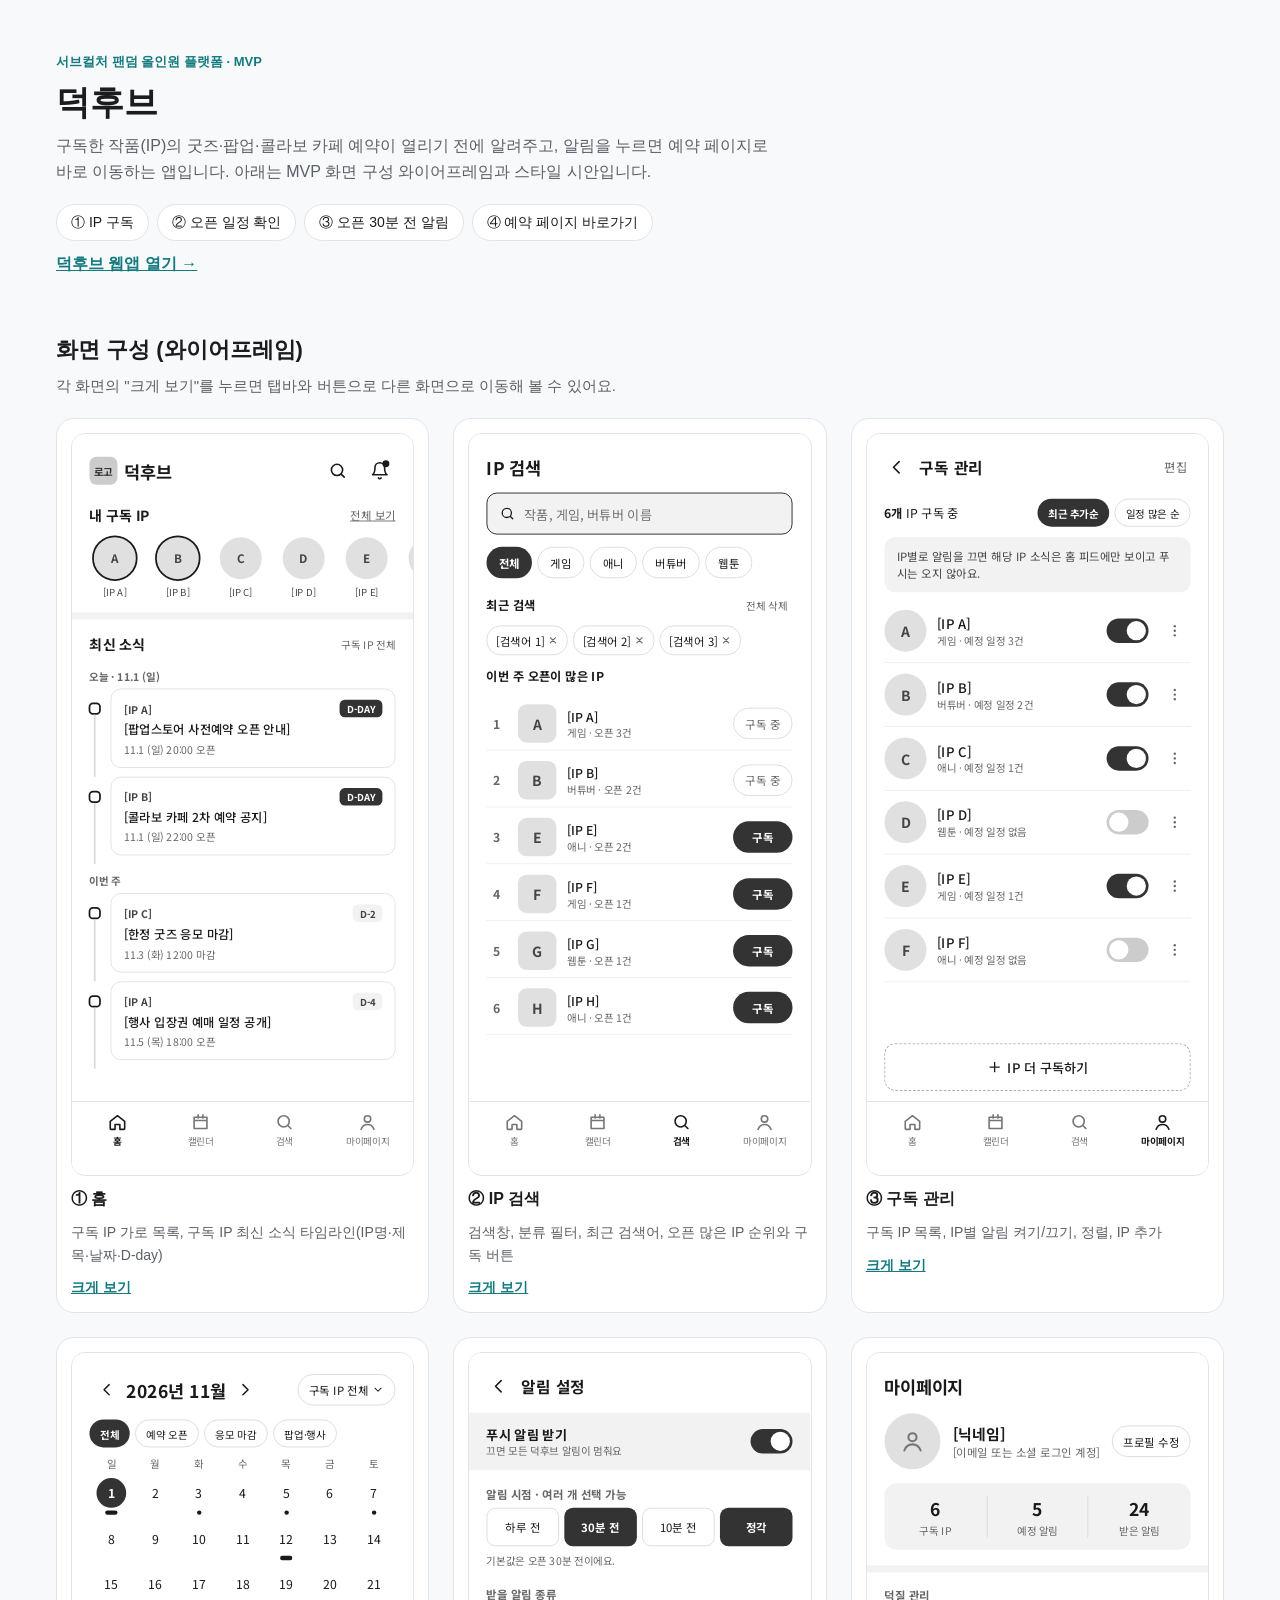
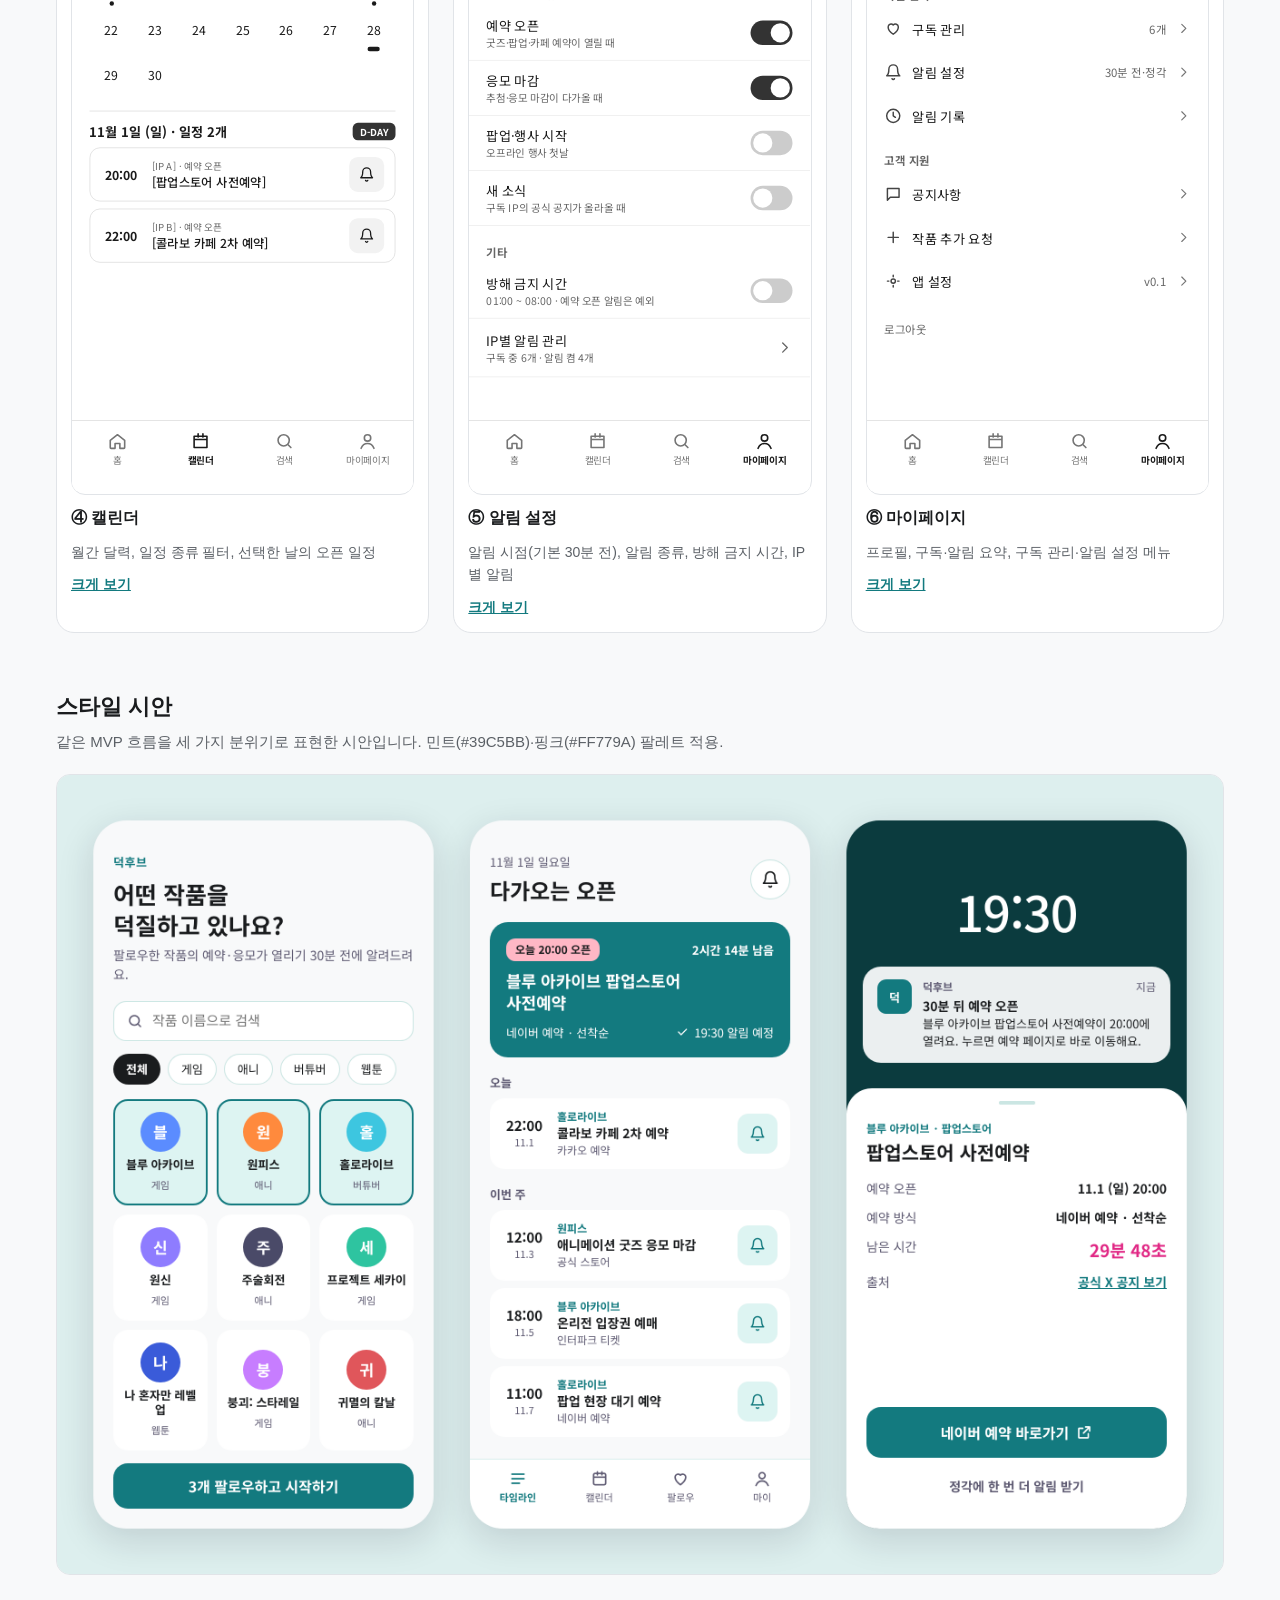
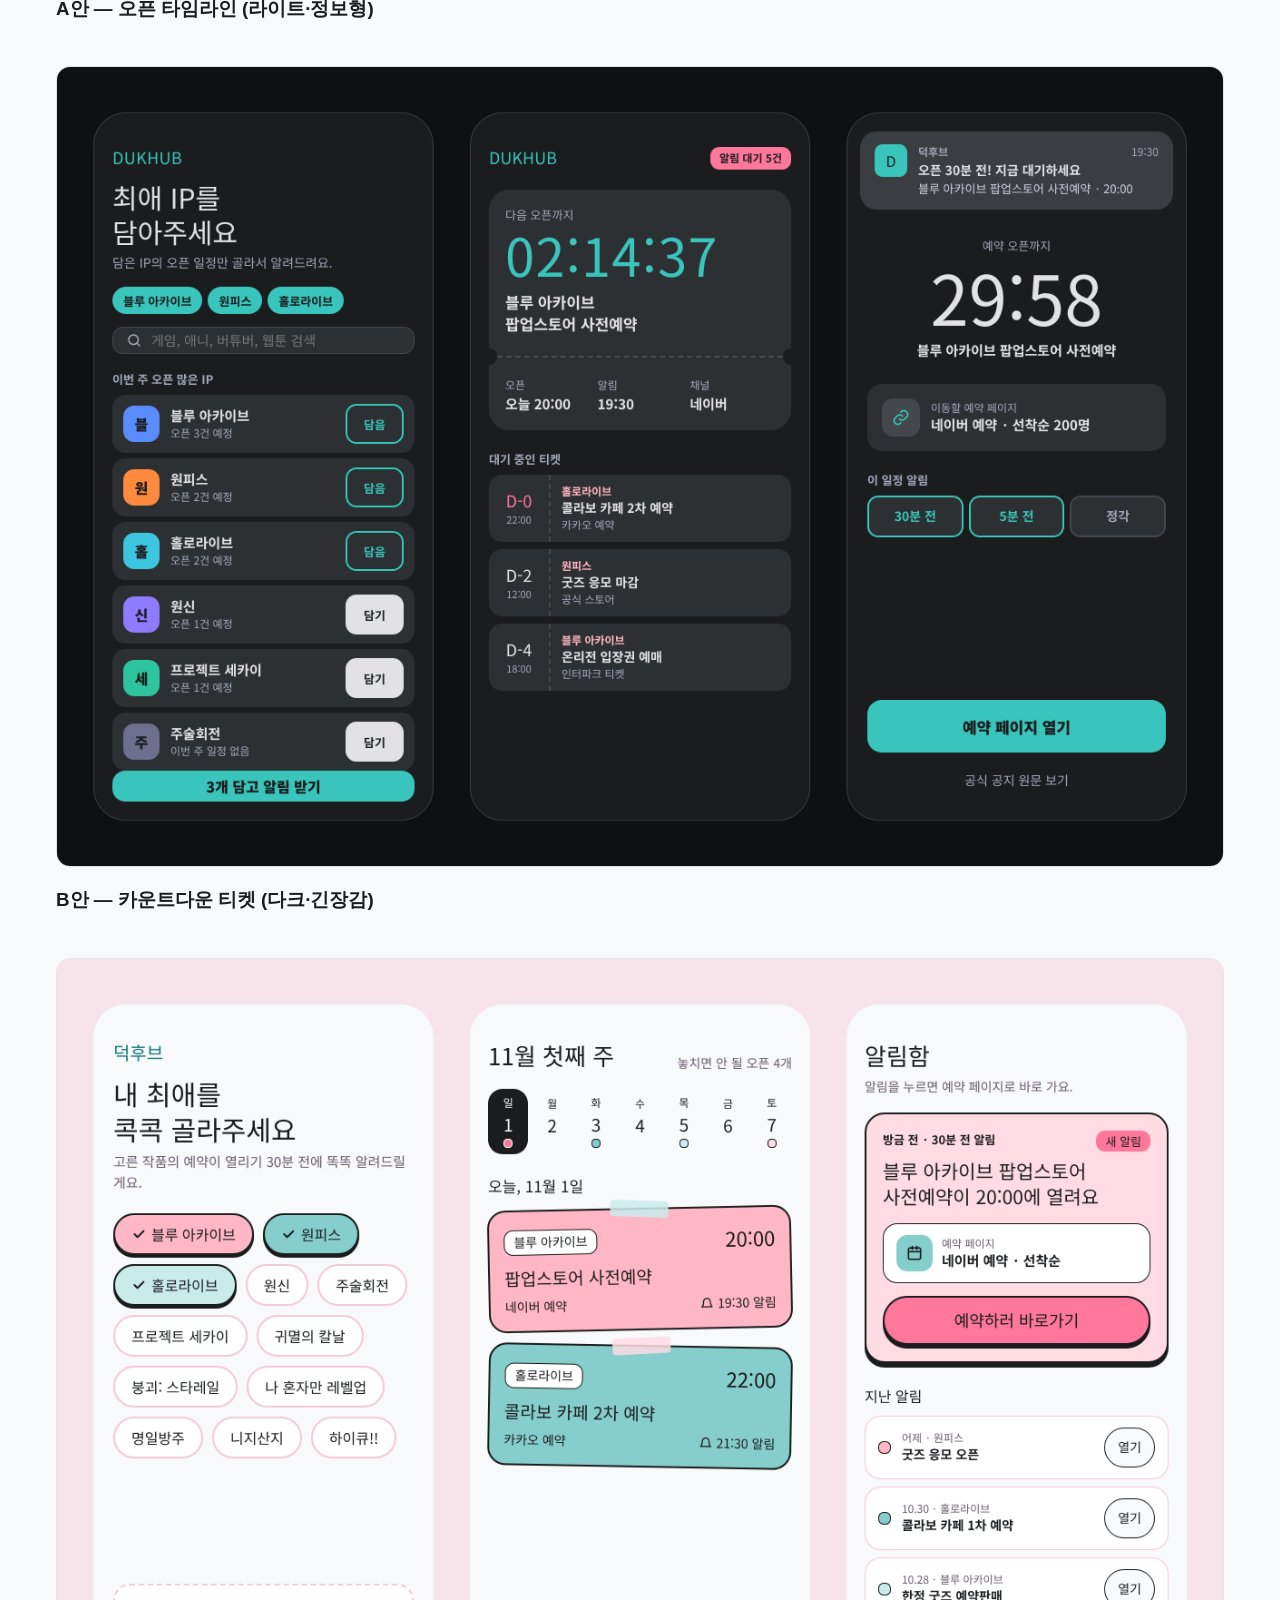
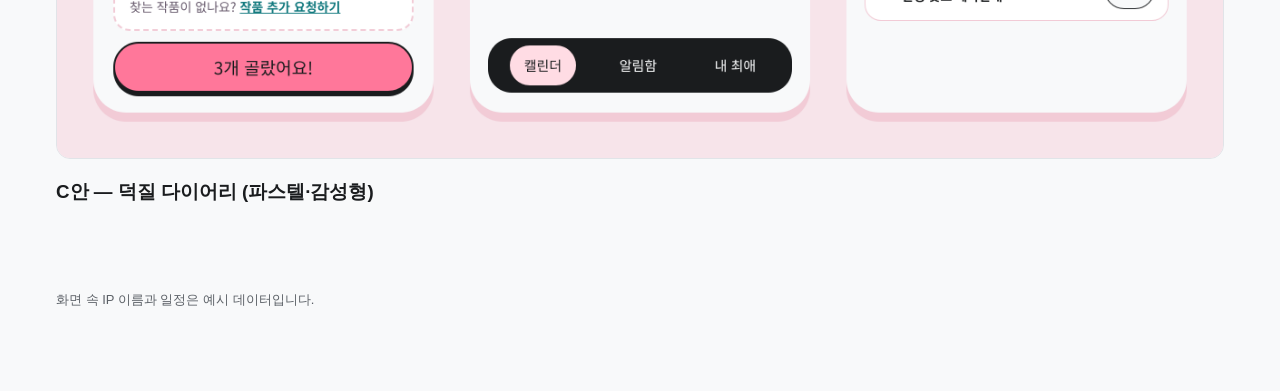
<file: design/index.html>
<!doctype html>
<html lang="ko">
<head>
<meta charset="utf-8">
<meta name="viewport" content="width=device-width, initial-scale=1">
<title>덕후브 MVP 프로토타입</title>
<style>
:root{--bg:#F8F9FA;--surface:#FFFFFF;--text:#1A1C1E;--sub:#5B6066;--line:#E1E4E8;--accent:#137A7F;--pink:#FF779A}
*{box-sizing:border-box}
body{margin:0;background:var(--bg);color:var(--text);font-family:"Pretendard","Apple SD Gothic Neo","Noto Sans KR","Noto Sans CJK KR",sans-serif;line-height:1.6}
main{max-width:1200px;margin:0 auto;padding:48px 16px 80px}
header h1{margin:0;font-size:34px;line-height:1.25}
header p{margin:10px 0 0;color:var(--sub);font-size:16px;max-width:720px}
.tag{display:inline-block;font-size:13px;font-weight:700;color:var(--accent);margin-bottom:8px}
section{margin-top:56px}
h2{font-size:22px;margin:0 0 6px}
.desc{color:var(--sub);margin:0 0 20px;font-size:15px}
.flow{display:flex;flex-wrap:wrap;gap:8px;margin:20px 0 0;padding:0;list-style:none}
.flow li{background:var(--surface);border:1px solid var(--line);border-radius:999px;padding:6px 14px;font-size:14px}
.grid{display:grid;grid-template-columns:repeat(auto-fill,minmax(300px,1fr));gap:24px}
.card{background:var(--surface);border:1px solid var(--line);border-radius:18px;padding:14px;display:flex;flex-direction:column;gap:10px}
.frame{width:100%;aspect-ratio:390/844;overflow:hidden;border-radius:14px;border:1px solid var(--line);position:relative;background:#fff}
.frame iframe{position:absolute;top:0;left:0;width:390px;height:844px;border:0;transform-origin:0 0}
.card h3{margin:0;font-size:16px}
.card p{margin:0;color:var(--sub);font-size:14px}
.card a{color:var(--accent);font-weight:700;font-size:14px}
.concepts{display:flex;flex-direction:column;gap:24px}
.concept img{width:100%;height:auto;border-radius:14px;border:1px solid var(--line);display:block}
footer{margin-top:64px;color:var(--sub);font-size:13px}
</style>
</head>
<body>
<main>
<header>
<span class="tag">서브컬처 팬덤 올인원 플랫폼 · MVP</span>
<h1>덕후브</h1>
<p>구독한 작품(IP)의 굿즈·팝업·콜라보 카페 예약이 열리기 전에 알려주고, 알림을 누르면 예약 페이지로 바로 이동하는 앱입니다. 아래는 MVP 화면 구성 와이어프레임과 스타일 시안입니다.</p>
<ul class="flow">
<li>① IP 구독</li><li>② 오픈 일정 확인</li><li>③ 오픈 30분 전 알림</li><li>④ 예약 페이지 바로가기</li>
</ul>
<p><a href="../" style="color:var(--accent);font-weight:700">덕후브 웹앱 열기 →</a></p>
</header>

<section>
<h2>화면 구성 (와이어프레임)</h2>
<p class="desc">각 화면의 "크게 보기"를 누르면 탭바와 버튼으로 다른 화면으로 이동해 볼 수 있어요.</p>
<div class="grid">
<div class="card"><div class="frame"><iframe src="screens/W1-Home.dc.html" title="홈 화면" loading="lazy" scrolling="no"></iframe></div><h3>① 홈</h3><p>구독 IP 가로 목록, 구독 IP 최신 소식 타임라인(IP명·제목·날짜·D-day)</p><a href="screens/W1-Home.dc.html">크게 보기</a></div>
<div class="card"><div class="frame"><iframe src="screens/W2-Search.dc.html" title="IP 검색 화면" loading="lazy" scrolling="no"></iframe></div><h3>② IP 검색</h3><p>검색창, 분류 필터, 최근 검색어, 오픈 많은 IP 순위와 구독 버튼</p><a href="screens/W2-Search.dc.html">크게 보기</a></div>
<div class="card"><div class="frame"><iframe src="screens/W3-Following.dc.html" title="구독 관리 화면" loading="lazy" scrolling="no"></iframe></div><h3>③ 구독 관리</h3><p>구독 IP 목록, IP별 알림 켜기/끄기, 정렬, IP 추가</p><a href="screens/W3-Following.dc.html">크게 보기</a></div>
<div class="card"><div class="frame"><iframe src="screens/W4-Calendar.dc.html" title="캘린더 화면" loading="lazy" scrolling="no"></iframe></div><h3>④ 캘린더</h3><p>월간 달력, 일정 종류 필터, 선택한 날의 오픈 일정</p><a href="screens/W4-Calendar.dc.html">크게 보기</a></div>
<div class="card"><div class="frame"><iframe src="screens/W5-Alerts.dc.html" title="알림 설정 화면" loading="lazy" scrolling="no"></iframe></div><h3>⑤ 알림 설정</h3><p>알림 시점(기본 30분 전), 알림 종류, 방해 금지 시간, IP별 알림</p><a href="screens/W5-Alerts.dc.html">크게 보기</a></div>
<div class="card"><div class="frame"><iframe src="screens/W6-My.dc.html" title="마이페이지 화면" loading="lazy" scrolling="no"></iframe></div><h3>⑥ 마이페이지</h3><p>프로필, 구독·알림 요약, 구독 관리·알림 설정 메뉴</p><a href="screens/W6-My.dc.html">크게 보기</a></div>
</div>
</section>

<section>
<h2>스타일 시안</h2>
<p class="desc">같은 MVP 흐름을 세 가지 분위기로 표현한 시안입니다. 민트(#39C5BB)·핑크(#FF779A) 팔레트 적용.</p>
<div class="concepts">
<div class="concept"><img src="images/concept-A-timeline.png" alt="A안 오픈 타임라인 시안 화면 3장"><h3>A안 — 오픈 타임라인 (라이트·정보형)</h3></div>
<div class="concept"><img src="images/concept-B-ticket.png" alt="B안 카운트다운 티켓 시안 화면 3장"><h3>B안 — 카운트다운 티켓 (다크·긴장감)</h3></div>
<div class="concept"><img src="images/concept-C-sticker.png" alt="C안 덕질 다이어리 시안 화면 3장"><h3>C안 — 덕질 다이어리 (파스텔·감성형)</h3></div>
</div>
</section>

<footer>화면 속 IP 이름과 일정은 예시 데이터입니다.</footer>
</main>
<script>
function fit(){document.querySelectorAll('.frame').forEach(function(f){var i=f.querySelector('iframe');i.style.transform='scale('+(f.clientWidth/390)+')';});}
window.addEventListener('resize',fit);window.addEventListener('load',fit);fit();
</script>
</body>
</html>
</file>
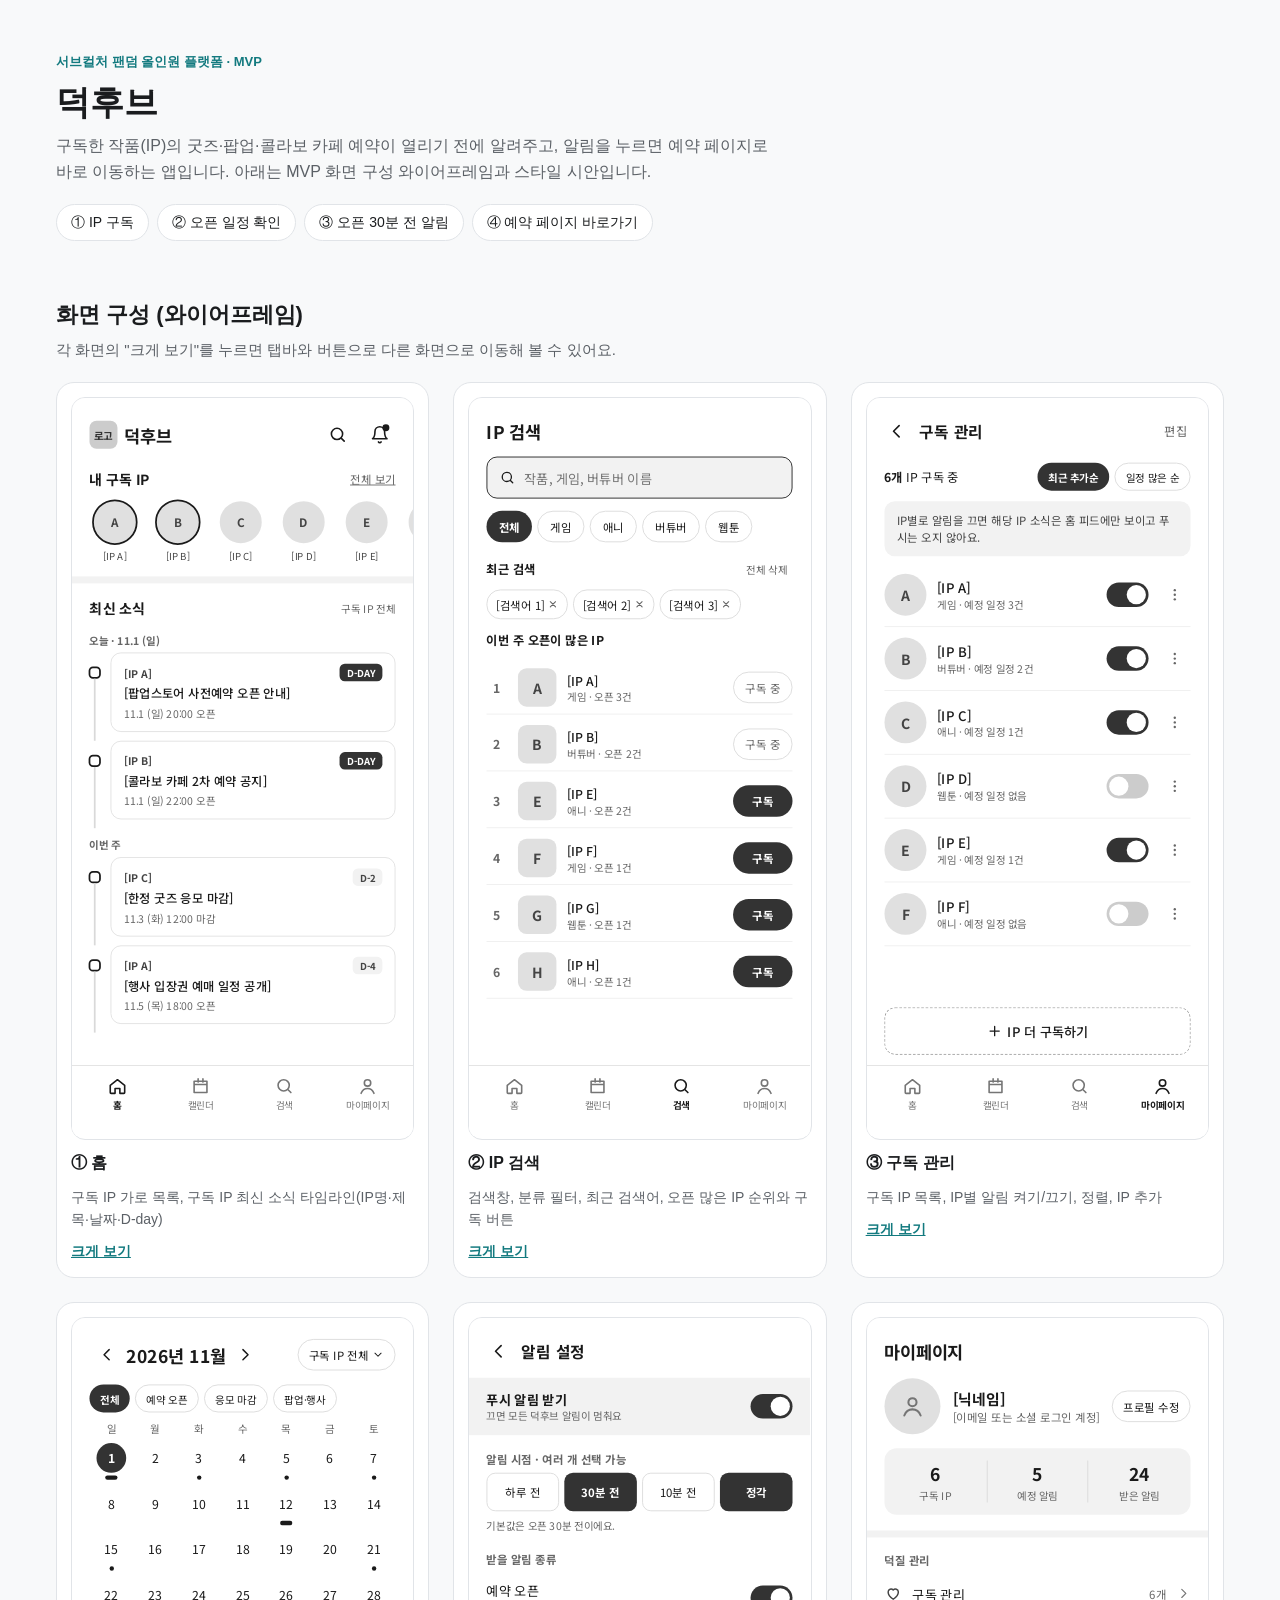
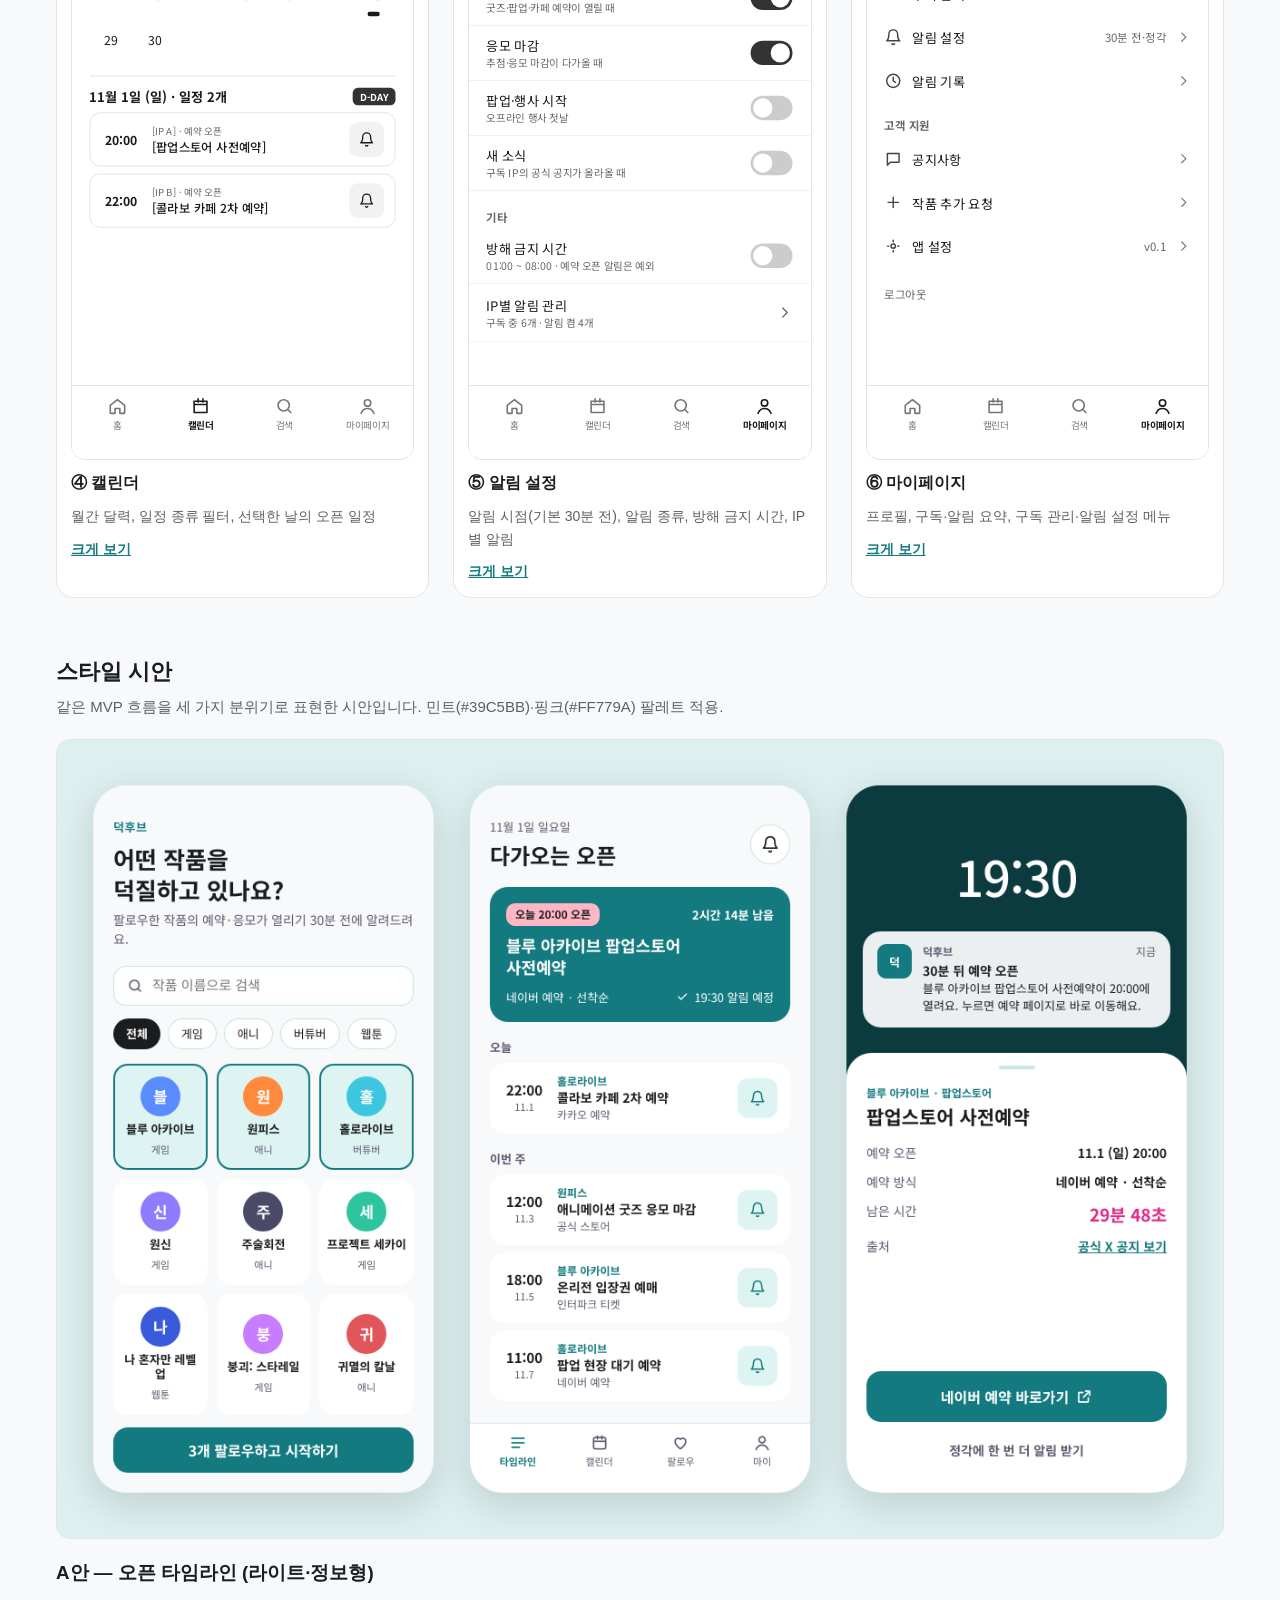
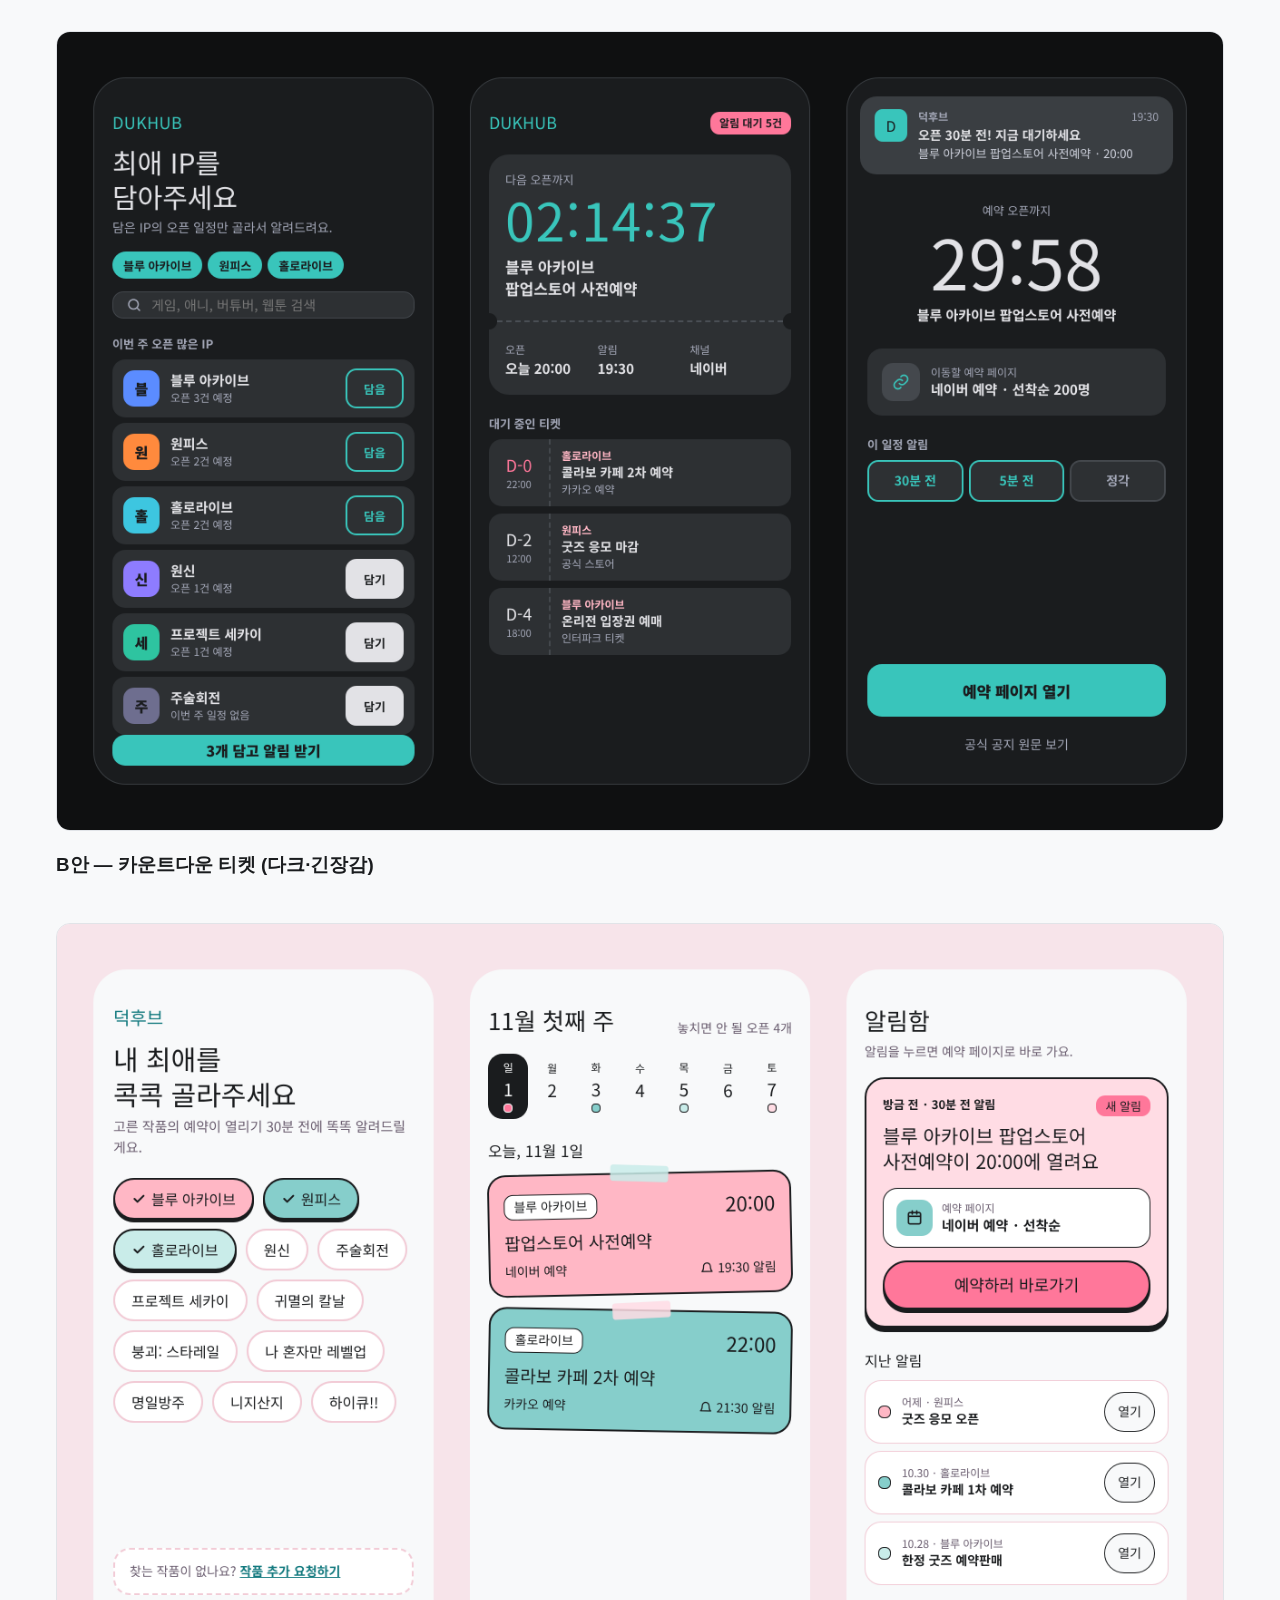
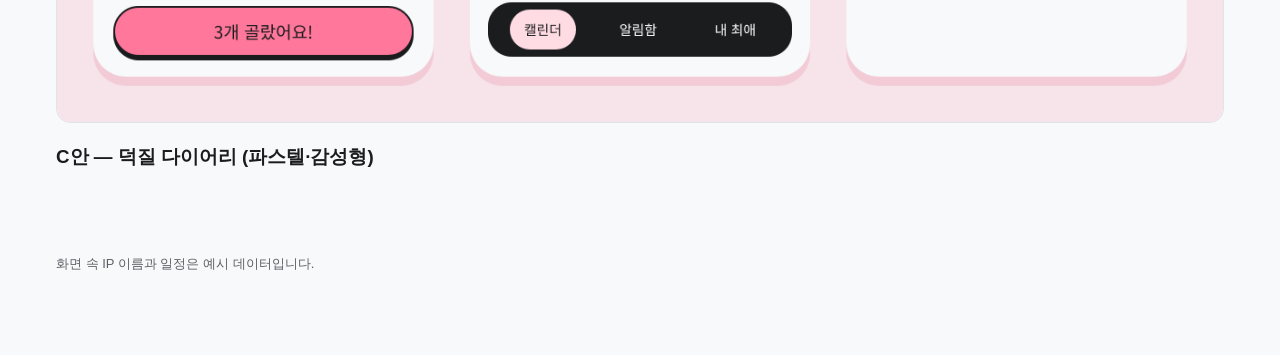
<file: dukhub/index.html>
<!doctype html>
<html lang="ko">
<head>
<meta charset="utf-8">
<meta name="viewport" content="width=device-width, initial-scale=1">
<title>덕후브 MVP 프로토타입</title>
<style>
:root{--bg:#F8F9FA;--surface:#FFFFFF;--text:#1A1C1E;--sub:#5B6066;--line:#E1E4E8;--accent:#137A7F;--pink:#FF779A}
*{box-sizing:border-box}
body{margin:0;background:var(--bg);color:var(--text);font-family:"Pretendard","Apple SD Gothic Neo","Noto Sans KR","Noto Sans CJK KR",sans-serif;line-height:1.6}
main{max-width:1200px;margin:0 auto;padding:48px 16px 80px}
header h1{margin:0;font-size:34px;line-height:1.25}
header p{margin:10px 0 0;color:var(--sub);font-size:16px;max-width:720px}
.tag{display:inline-block;font-size:13px;font-weight:700;color:var(--accent);margin-bottom:8px}
section{margin-top:56px}
h2{font-size:22px;margin:0 0 6px}
.desc{color:var(--sub);margin:0 0 20px;font-size:15px}
.flow{display:flex;flex-wrap:wrap;gap:8px;margin:20px 0 0;padding:0;list-style:none}
.flow li{background:var(--surface);border:1px solid var(--line);border-radius:999px;padding:6px 14px;font-size:14px}
.grid{display:grid;grid-template-columns:repeat(auto-fill,minmax(300px,1fr));gap:24px}
.card{background:var(--surface);border:1px solid var(--line);border-radius:18px;padding:14px;display:flex;flex-direction:column;gap:10px}
.frame{width:100%;aspect-ratio:390/844;overflow:hidden;border-radius:14px;border:1px solid var(--line);position:relative;background:#fff}
.frame iframe{position:absolute;top:0;left:0;width:390px;height:844px;border:0;transform-origin:0 0}
.card h3{margin:0;font-size:16px}
.card p{margin:0;color:var(--sub);font-size:14px}
.card a{color:var(--accent);font-weight:700;font-size:14px}
.concepts{display:flex;flex-direction:column;gap:24px}
.concept img{width:100%;height:auto;border-radius:14px;border:1px solid var(--line);display:block}
footer{margin-top:64px;color:var(--sub);font-size:13px}
</style>
</head>
<body>
<main>
<header>
<span class="tag">서브컬처 팬덤 올인원 플랫폼 · MVP</span>
<h1>덕후브</h1>
<p>구독한 작품(IP)의 굿즈·팝업·콜라보 카페 예약이 열리기 전에 알려주고, 알림을 누르면 예약 페이지로 바로 이동하는 앱입니다. 아래는 MVP 화면 구성 와이어프레임과 스타일 시안입니다.</p>
<ul class="flow">
<li>① IP 구독</li><li>② 오픈 일정 확인</li><li>③ 오픈 30분 전 알림</li><li>④ 예약 페이지 바로가기</li>
</ul>
</header>

<section>
<h2>화면 구성 (와이어프레임)</h2>
<p class="desc">각 화면의 "크게 보기"를 누르면 탭바와 버튼으로 다른 화면으로 이동해 볼 수 있어요.</p>
<div class="grid">
<div class="card"><div class="frame"><iframe src="screens/W1-Home.dc.html" title="홈 화면" loading="lazy" scrolling="no"></iframe></div><h3>① 홈</h3><p>구독 IP 가로 목록, 구독 IP 최신 소식 타임라인(IP명·제목·날짜·D-day)</p><a href="screens/W1-Home.dc.html">크게 보기</a></div>
<div class="card"><div class="frame"><iframe src="screens/W2-Search.dc.html" title="IP 검색 화면" loading="lazy" scrolling="no"></iframe></div><h3>② IP 검색</h3><p>검색창, 분류 필터, 최근 검색어, 오픈 많은 IP 순위와 구독 버튼</p><a href="screens/W2-Search.dc.html">크게 보기</a></div>
<div class="card"><div class="frame"><iframe src="screens/W3-Following.dc.html" title="구독 관리 화면" loading="lazy" scrolling="no"></iframe></div><h3>③ 구독 관리</h3><p>구독 IP 목록, IP별 알림 켜기/끄기, 정렬, IP 추가</p><a href="screens/W3-Following.dc.html">크게 보기</a></div>
<div class="card"><div class="frame"><iframe src="screens/W4-Calendar.dc.html" title="캘린더 화면" loading="lazy" scrolling="no"></iframe></div><h3>④ 캘린더</h3><p>월간 달력, 일정 종류 필터, 선택한 날의 오픈 일정</p><a href="screens/W4-Calendar.dc.html">크게 보기</a></div>
<div class="card"><div class="frame"><iframe src="screens/W5-Alerts.dc.html" title="알림 설정 화면" loading="lazy" scrolling="no"></iframe></div><h3>⑤ 알림 설정</h3><p>알림 시점(기본 30분 전), 알림 종류, 방해 금지 시간, IP별 알림</p><a href="screens/W5-Alerts.dc.html">크게 보기</a></div>
<div class="card"><div class="frame"><iframe src="screens/W6-My.dc.html" title="마이페이지 화면" loading="lazy" scrolling="no"></iframe></div><h3>⑥ 마이페이지</h3><p>프로필, 구독·알림 요약, 구독 관리·알림 설정 메뉴</p><a href="screens/W6-My.dc.html">크게 보기</a></div>
</div>
</section>

<section>
<h2>스타일 시안</h2>
<p class="desc">같은 MVP 흐름을 세 가지 분위기로 표현한 시안입니다. 민트(#39C5BB)·핑크(#FF779A) 팔레트 적용.</p>
<div class="concepts">
<div class="concept"><img src="images/concept-A-timeline.png" alt="A안 오픈 타임라인 시안 화면 3장"><h3>A안 — 오픈 타임라인 (라이트·정보형)</h3></div>
<div class="concept"><img src="images/concept-B-ticket.png" alt="B안 카운트다운 티켓 시안 화면 3장"><h3>B안 — 카운트다운 티켓 (다크·긴장감)</h3></div>
<div class="concept"><img src="images/concept-C-sticker.png" alt="C안 덕질 다이어리 시안 화면 3장"><h3>C안 — 덕질 다이어리 (파스텔·감성형)</h3></div>
</div>
</section>

<footer>화면 속 IP 이름과 일정은 예시 데이터입니다.</footer>
</main>
<script>
function fit(){document.querySelectorAll('.frame').forEach(function(f){var i=f.querySelector('iframe');i.style.transform='scale('+(f.clientWidth/390)+')';});}
window.addEventListener('resize',fit);window.addEventListener('load',fit);fit();
</script>
</body>
</html>
</file>
